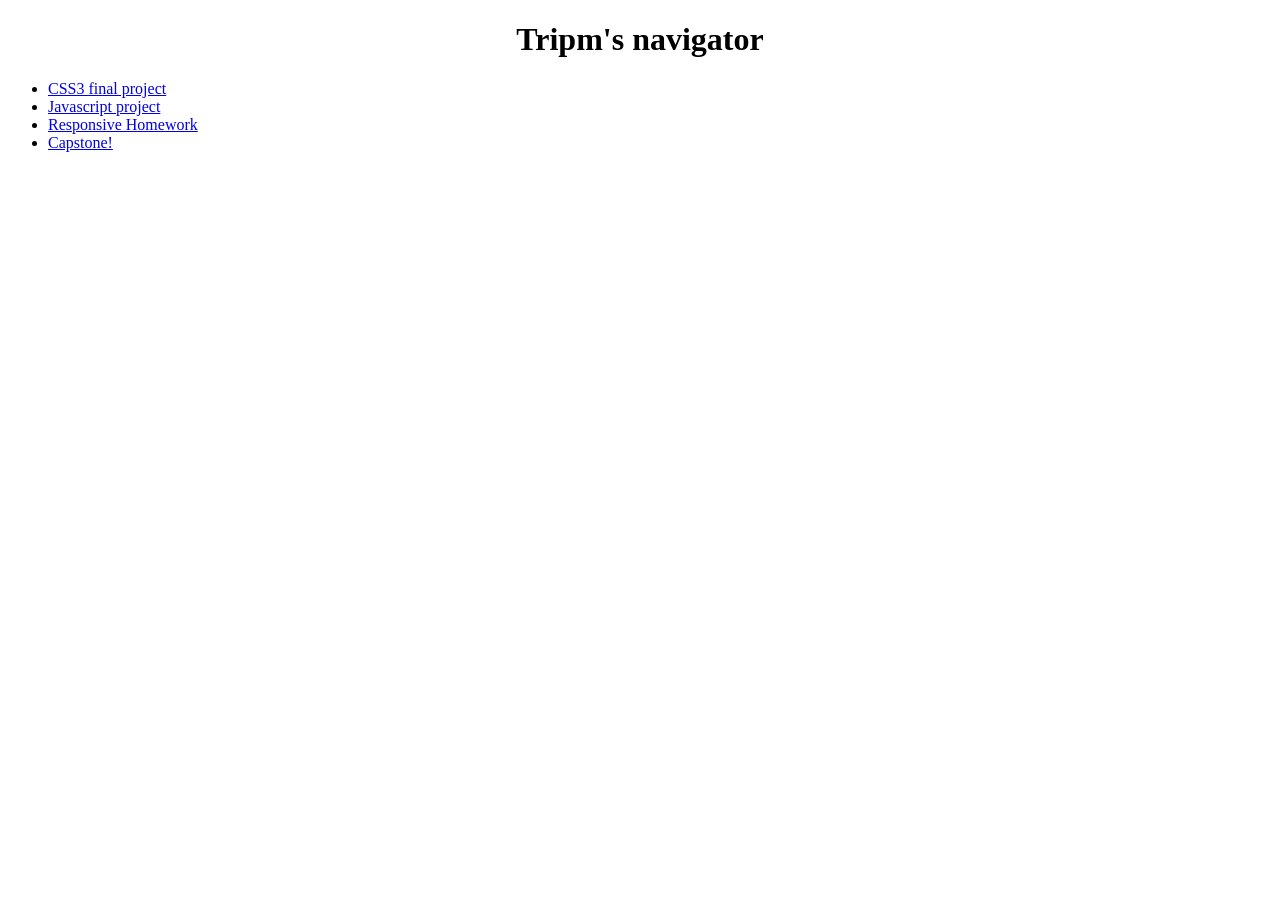
<file: index.html>
<!DOCTYPE html>
<html lang="en">
<head>
	<style>
		a{
			target: blank;
		}
	</style>
</head>
<body>
	<div>
		<h1 style="text-align: center;">Tripm's navigator</h1>
	</div>
	<ul>
		<li><a href="CSS3/final-project/index.html">CSS3 final project</a></li>
		<li><a href="JavaScript/index.html">Javascript project</a></li>
		<li><a href="ResponsiveDesign/test.html">Responsive Homework</a></li>
		<li><a href="Capstone/index.html">Capstone!</a></li>
	</ul>
</body>

</html>
</file>
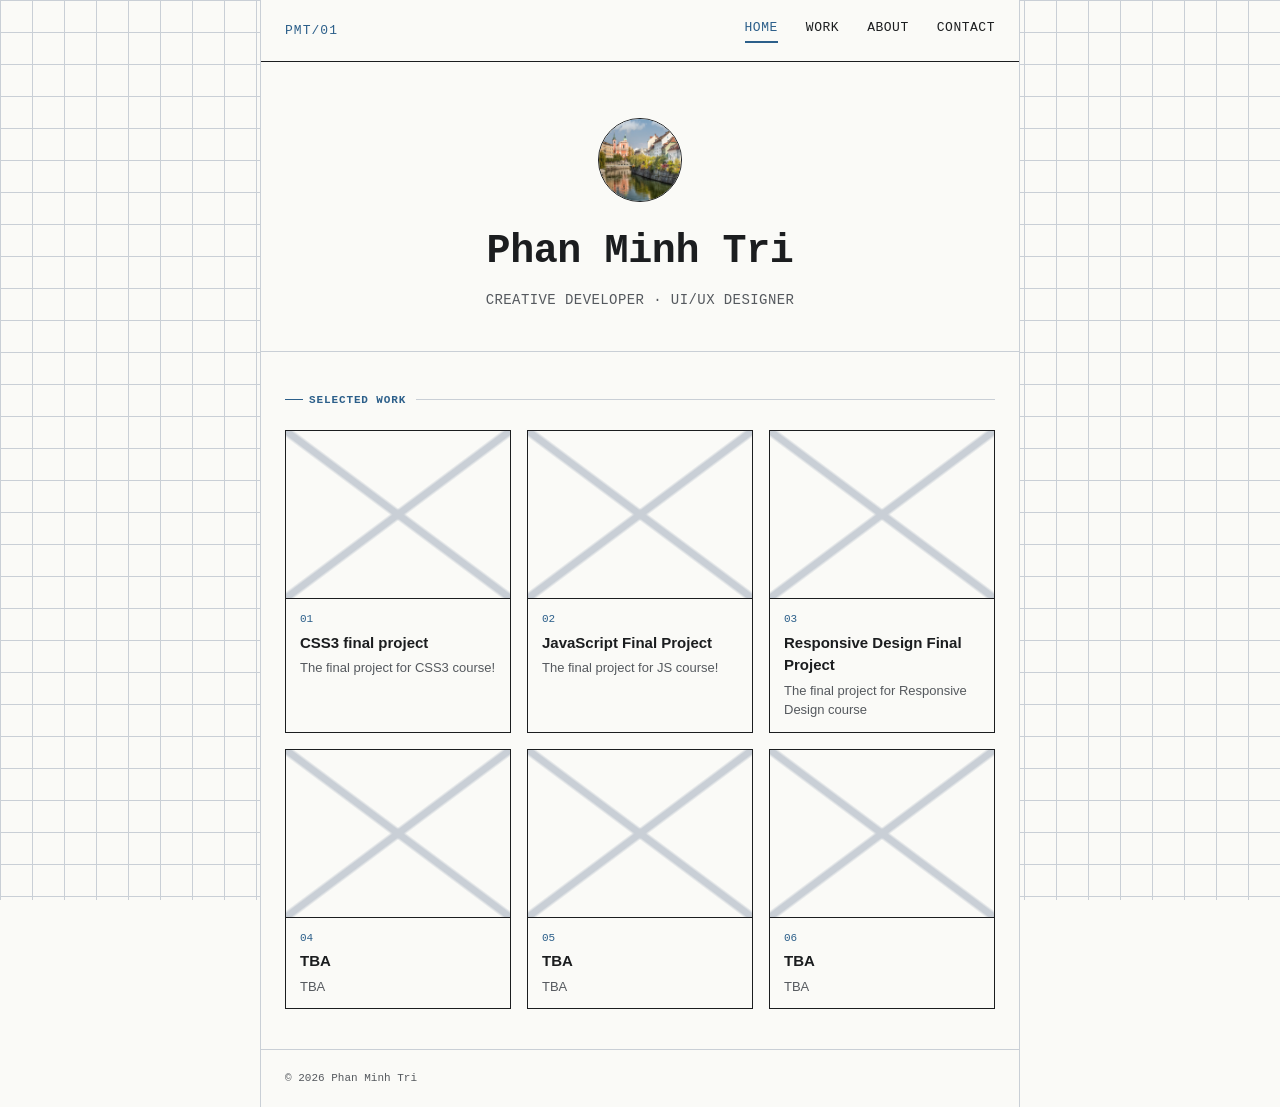
<file: Capstone/index.html>
<!DOCTYPE html>
<html lang="en">
<head>
<meta charset="UTF-8">
<meta name="viewport" content="width=device-width, initial-scale=1.0">
<title>Phan Minh Tri — Creative Developer</title>
<link rel="stylesheet" href="style.css">
</head>
<body>
<div class="sheet">

  <div class="topbar">
    <span class="mark">PMT/01</span>
    <nav class="links">
      <a href="index.html" aria-current="page">Home</a>
      <a href="index.html#work">Work</a>
      <a href="about.html">About</a>
      <a href="contact.html">Contact</a>
    </nav>
    <button class="menu-btn" aria-label="Open menu" aria-expanded="false">
      <span class="menu-icon"><span></span><i></i><i></i></span>
    </button>
  </div>
  <nav class="mobile-menu">
    <a href="index.html" aria-current="page">Home</a>
    <a href="index.html#work">Work</a>
    <a href="about.html">About</a>
    <a href="contact.html">Contact</a>
  </nav>

  <header class="hero">
    <div class="avatar"><img src="beautifulcity.webp" style="aspect-ratio: 1/1; height: 100%; border-radius: 50%;"></div>
    <h1>Phan Minh Tri</h1>
    <p class="role">Creative Developer · UI/UX Designer</p>
  </header>

  <section class="section" id="work">
    <h2><span class="tag">Selected work</span></h2>
    <div class="grid">

      <a href="../CSS3/final-project/index.html" class="card" href="#">
        <div class="thumb"></div>
        <div class="body">
          <span class="num">01</span>
          <span class="title">CSS3 final project</span>
          <span class="desc">The final project for CSS3 course!</span>
        </div>
      </a>

      <a class="card" href="../JavaScript/index.html">
        <div class="thumb"></div>
        <div class="body">
          <span class="num">02</span>
          <span class="title">JavaScript Final Project</span>
          <span class="desc">The final project for JS course!</span>
        </div>
      </a>

      <a class="card" href="../ResponsiveDesign/FinalProj/FP.html">
        <div class="thumb"></div>
        <div class="body">
          <span class="num">03</span>
          <span class="title">Responsive Design Final Project</span>
          <span class="desc">The final project for Responsive Design course</span>
        </div>
      </a>

      <a class="card" href="#">
        <div class="thumb"></div>
        <div class="body">
          <span class="num">04</span>
          <span class="title">TBA</span>
          <span class="desc">TBA</span>
        </div>
      </a>

      <a class="card" href="#">
        <div class="thumb"></div>
        <div class="body">
          <span class="num">05</span>
          <span class="title">TBA</span>
          <span class="desc">TBA</span>
        </div>
      </a>

      <a class="card" href="#">
        <div class="thumb"></div>
        <div class="body">
          <span class="num">06</span>
          <span class="title">TBA</span>
          <span class="desc">TBA</span>
        </div>
      </a>

    </div>
  </section>

  <footer>
    <span>© 2026 Phan Minh Tri</span>
  </footer>

</div>
<script src="menu.js"></script>
</body>
</html>
</file>
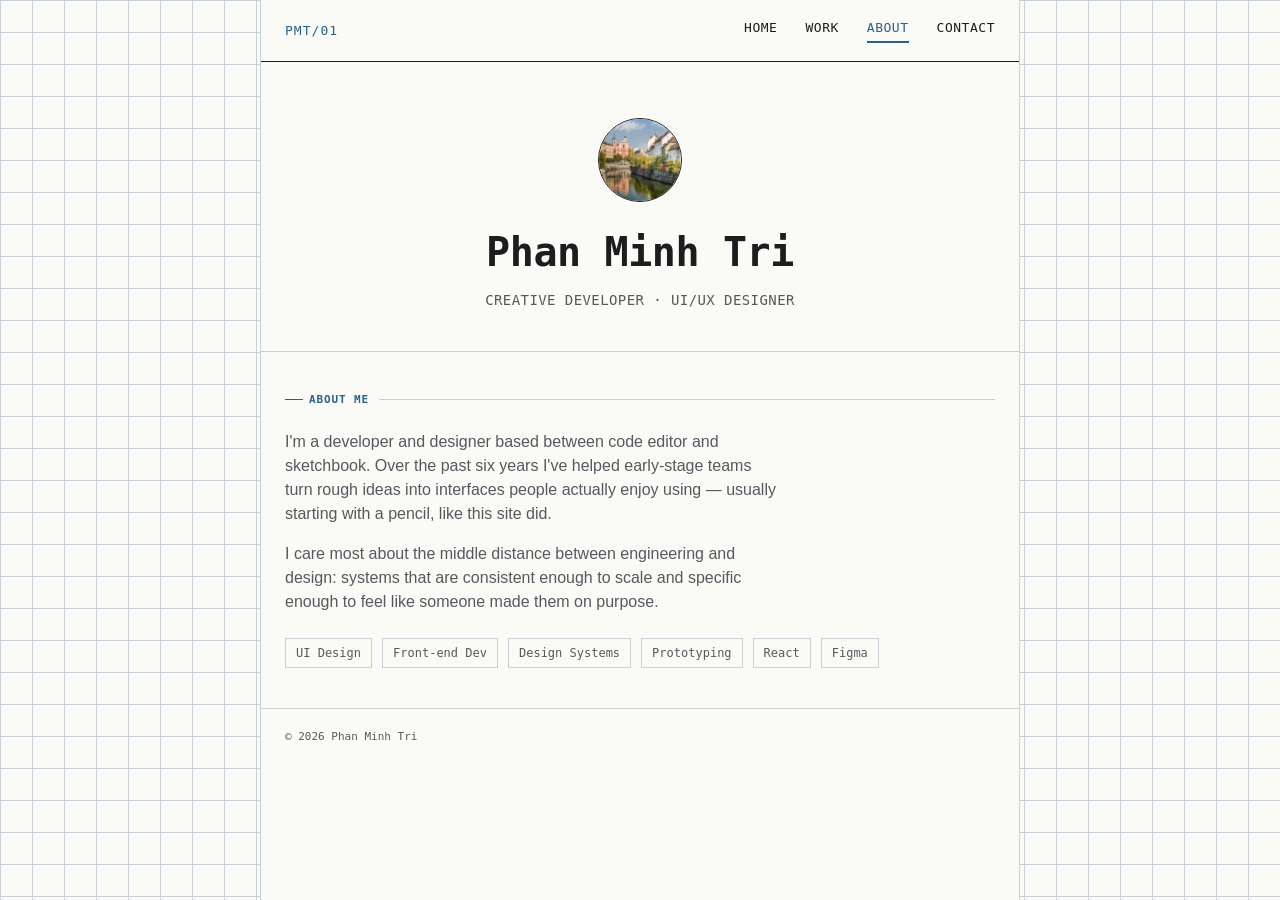
<file: Capstone/about.html>
<!DOCTYPE html>
<html lang="en">
<head>
<meta charset="UTF-8">
<meta name="viewport" content="width=device-width, initial-scale=1.0">
<title>About — Phan Minh Tri</title>
<link rel="stylesheet" href="style.css">
</head>
<body>
<div class="sheet">

  <div class="topbar">
    <span class="mark">PMT/01</span>
    <nav class="links">
      <a href="index.html">Home</a>
      <a href="index.html#work">Work</a>
      <a href="about.html" aria-current="page">About</a>
      <a href="contact.html">Contact</a>
    </nav>
    <button class="menu-btn" aria-label="Open menu" aria-expanded="false">
      <span class="menu-icon"><span></span><i></i><i></i></span>
    </button>
  </div>
  <nav class="mobile-menu">
    <a href="index.html">Home</a>
    <a href="index.html#work">Work</a>
    <a href="about.html" aria-current="page">About</a>
    <a href="contact.html">Contact</a>
  </nav>

  <header class="hero">
    <div class="avatar"><img src="beautifulcity.webp" style="aspect-ratio: 1/1; height: 100%; border-radius: 50%;"></div>
    <h1>Phan Minh Tri</h1>
    <p class="role">Creative Developer · UI/UX Designer</p>
  </header>

  <section class="section">
    <h2><span class="tag">About me</span></h2>
    <div class="bio">
      <p>I'm a developer and designer based between code editor and sketchbook. Over the past six years I've helped early-stage teams turn rough ideas into interfaces people actually enjoy using — usually starting with a pencil, like this site did.</p>
      <p>I care most about the middle distance between engineering and design: systems that are consistent enough to scale and specific enough to feel like someone made them on purpose.</p>
    </div>
    <div class="skills">
      <span>UI Design</span>
      <span>Front-end Dev</span>
      <span>Design Systems</span>
      <span>Prototyping</span>
      <span>React</span>
      <span>Figma</span>
    </div>
  </section>

  <footer>
    <span>© 2026 Phan Minh Tri</span>
  </footer>

</div>
<script src="menu.js"></script>
</body>
</html>
</file>
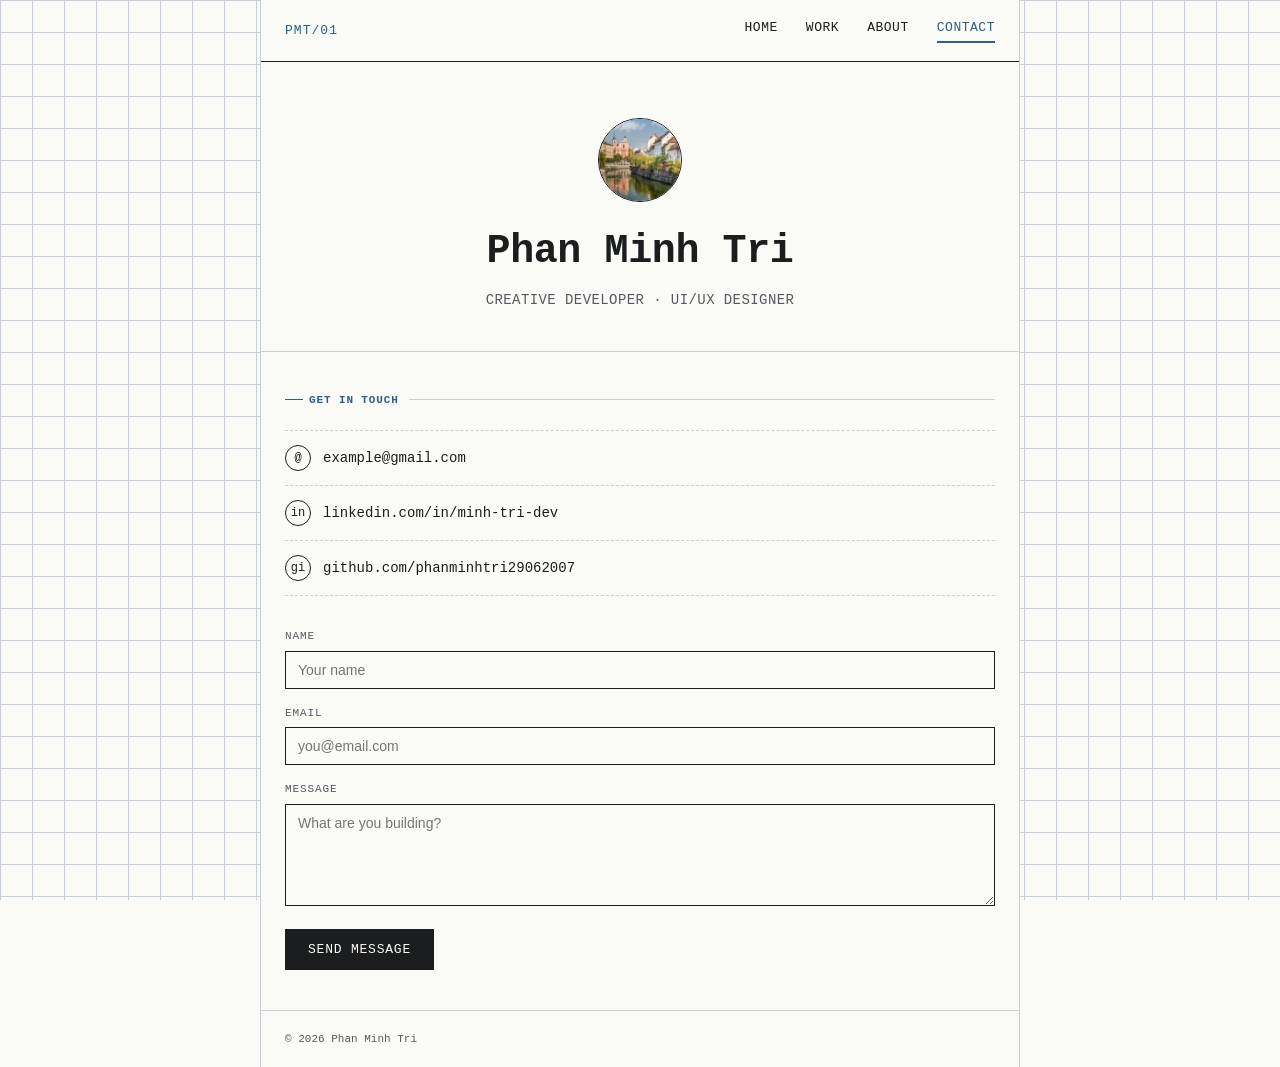
<file: Capstone/contact.html>
<!DOCTYPE html>
<html lang="en">
<head>
<meta charset="UTF-8">
<meta name="viewport" content="width=device-width, initial-scale=1.0">
<title>Contact — Phan Minh Tri</title>
<link rel="stylesheet" href="style.css">
</head>
<body>
<div class="sheet">

  <div class="topbar">
    <span class="mark">PMT/01</span>
    <nav class="links">
      <a href="index.html">Home</a>
      <a href="index.html#work">Work</a>
      <a href="about.html">About</a>
      <a href="contact.html" aria-current="page">Contact</a>
    </nav>
    <button class="menu-btn" aria-label="Open menu" aria-expanded="false">
      <span class="menu-icon"><span></span><i></i><i></i></span>
    </button>
  </div>
  <nav class="mobile-menu">
    <a href="index.html">Home</a>
    <a href="index.html#work">Work</a>
    <a href="about.html">About</a>
    <a href="contact.html" aria-current="page">Contact</a>
  </nav>

  <header class="hero">
    <div class="avatar"><img src="beautifulcity.webp" style="aspect-ratio: 1/1; height: 100%; border-radius: 50%;"></div>
    <h1>Phan Minh Tri</h1>
    <p class="role">Creative Developer · UI/UX Designer</p>
  </header>

  <section class="section">
    <h2><span class="tag">Get in touch</span></h2>
    <ul class="contact-list">
      <li><span class="icon">@</span><a href="mailto:example@gmail.com">example@gmail.com</a></li>
      <li><span class="icon">in</span><a href="#">linkedin.com/in/minh-tri-dev</a></li>
      <li><span class="icon">gi</span><a href="https://github.com/phanminhtri29062007">github.com/phanminhtri29062007</a></li>
    </ul>

    <form class="contact-form" onsubmit="return false;">
      <div>
        <label for="name">Name</label>
        <input id="name" type="text" placeholder="Your name">
      </div>
      <div>
        <label for="email">Email</label>
        <input id="email" type="email" placeholder="you@email.com">
      </div>
      <div>
        <label for="message">Message</label>
        <textarea id="message" rows="5" placeholder="What are you building?"></textarea>
      </div>
      <button type="submit">Send message</button>
    </form>
  </section>

  <footer>
    <span>© 2026 Phan Minh Tri</span>
  </footer>

</div>
<script src="menu.js"></script>
</body>
</html>
</file>
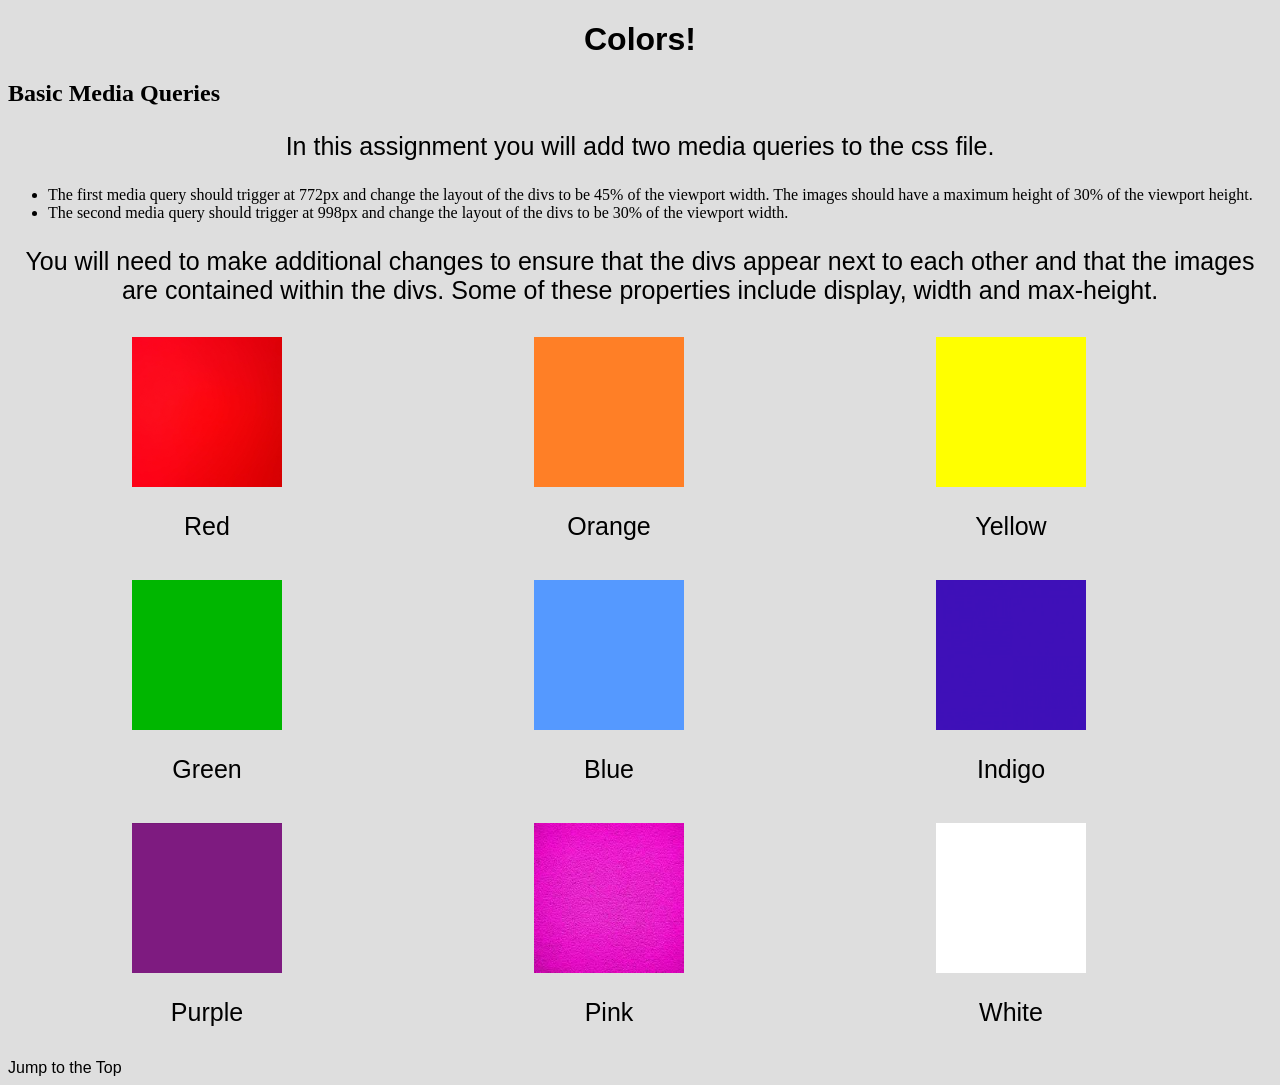
<file: ResponsiveDesign/homework.html>
<!DOCTYPE html>
<html lang="en">

<head>
  <meta charset="UTF-8">
  <meta http-equiv="X-UA-Compatible" content="IE=edge">
  <meta name="viewport" content="width=device-width, initial-scale=1.0">
  <title>Colors</title>
  <link rel="stylesheet" href="css/style.css">
</head>

<body>
  <header>
    <h1 id="top">Colors!</h1>
  </header>

  <main>
    <h2>Basic Media Queries</h2>
    <p>In this assignment you will add two media queries to the css file.</p>
    <ul>
      <li>The first media query should trigger at 772px and change the layout of the divs to be 45% of the viewport width. The images should have a maximum height of 30% of the viewport height.</li>

      <li>The second media query should trigger at 998px and change the layout of the divs to be 30% of the viewport width.</li>
    </ul>
    <p>You will need to make additional changes to ensure that the divs appear next to each other and that the images are contained within the divs.  Some of these properties include display, width and max-height.</p>

    <div>
      <img src="images/Red.jpeg" alt="Red" width="200">
      <p class = "label">Red</p>
    </div>
    <div>
      <img src="images/Orange.png" alt="Orange" width="200">
      <p class = "label">Orange</p>
    </div>
    <div>
      <img src="images/Yellow.png" alt="Yellow" width="200">
      <p class = "label">Yellow</p>
    </div>
    <div>
      <img src="images/Green.png" alt="Green" width="200">
      <p class = "label">Green</p>
    </div>
    <div>
      <img src="images/Blue.png" alt="Blue" width="200">
      <p class = "label">Blue</p>
    </div>
    <div>
      <img src="images/Indigo.jpeg" alt="Indigo" width="200">
      <p class = "label">Indigo</p>
    </div>
    <div>
      <img src="images/Purple.png" alt="Purple" width="200">
      <p class = "label">Purple</p>
    </div>
    <div>
      <img src="images/Pink.jpeg" alt="Pink" width="200">
      <p class = "label">Pink</p>
    </div>
    <div>
      <img src="images/White.png" alt="White" width="200">
      <p class = "label">White</p>
    </div>
    </div>
  </main>

  <footer>
    <a href="#top">Jump to the Top</a>
  </footer>
</body>

</html>
</file>
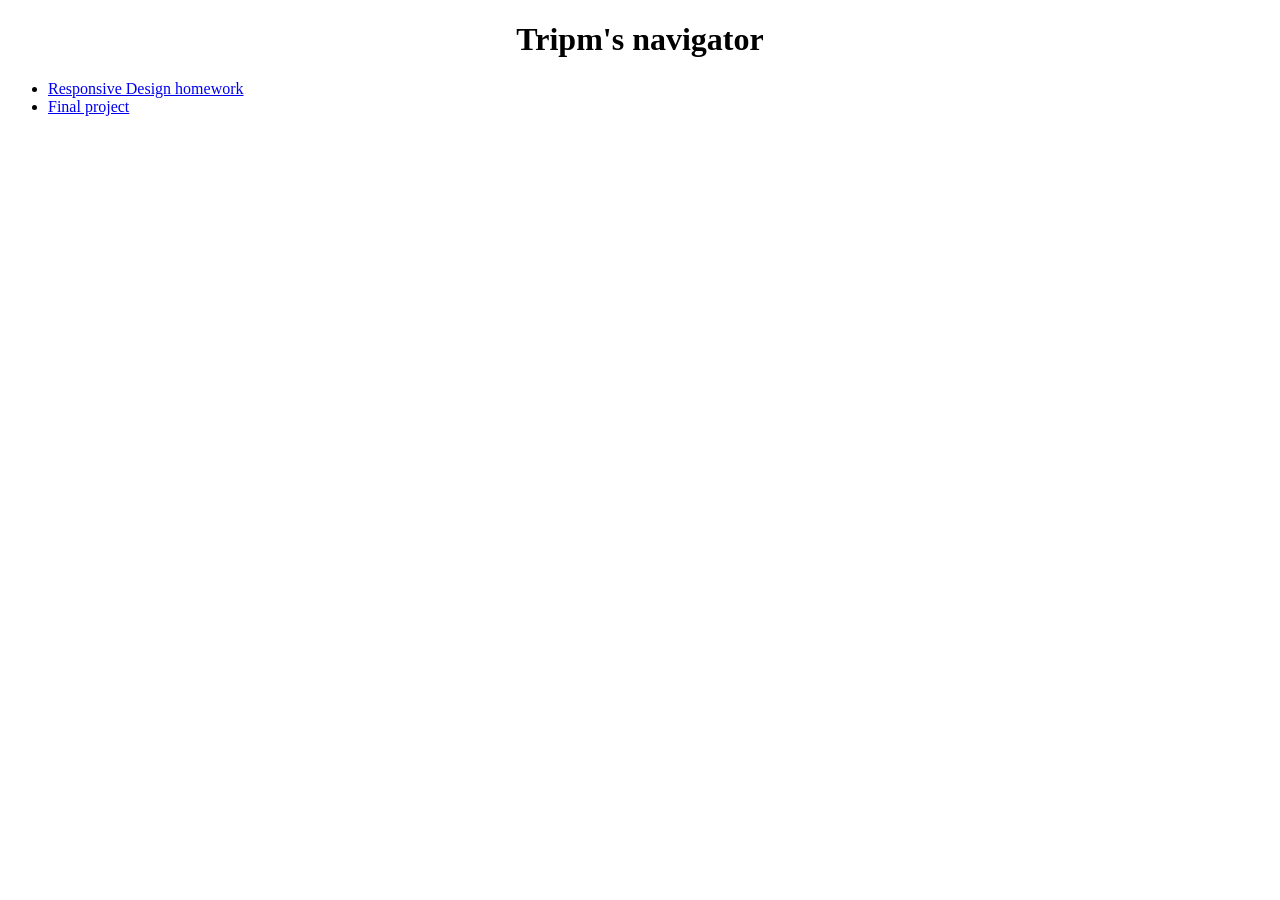
<file: ResponsiveDesign/test.html>
<!DOCTYPE html>
<html lang="en">
<head>
	<style>
		a{
			target: blank;
		}
	</style>
</head>
<body>
	<div>
		<h1 style="text-align: center;">Tripm's navigator</h1>
	</div>
	<ul>
		<li><a href="homework.html">Responsive Design homework</a></li>
                <li><a href="FinalProj/FP.html">Final project</a></li>
	</ul>
</body>

</html>
</file>
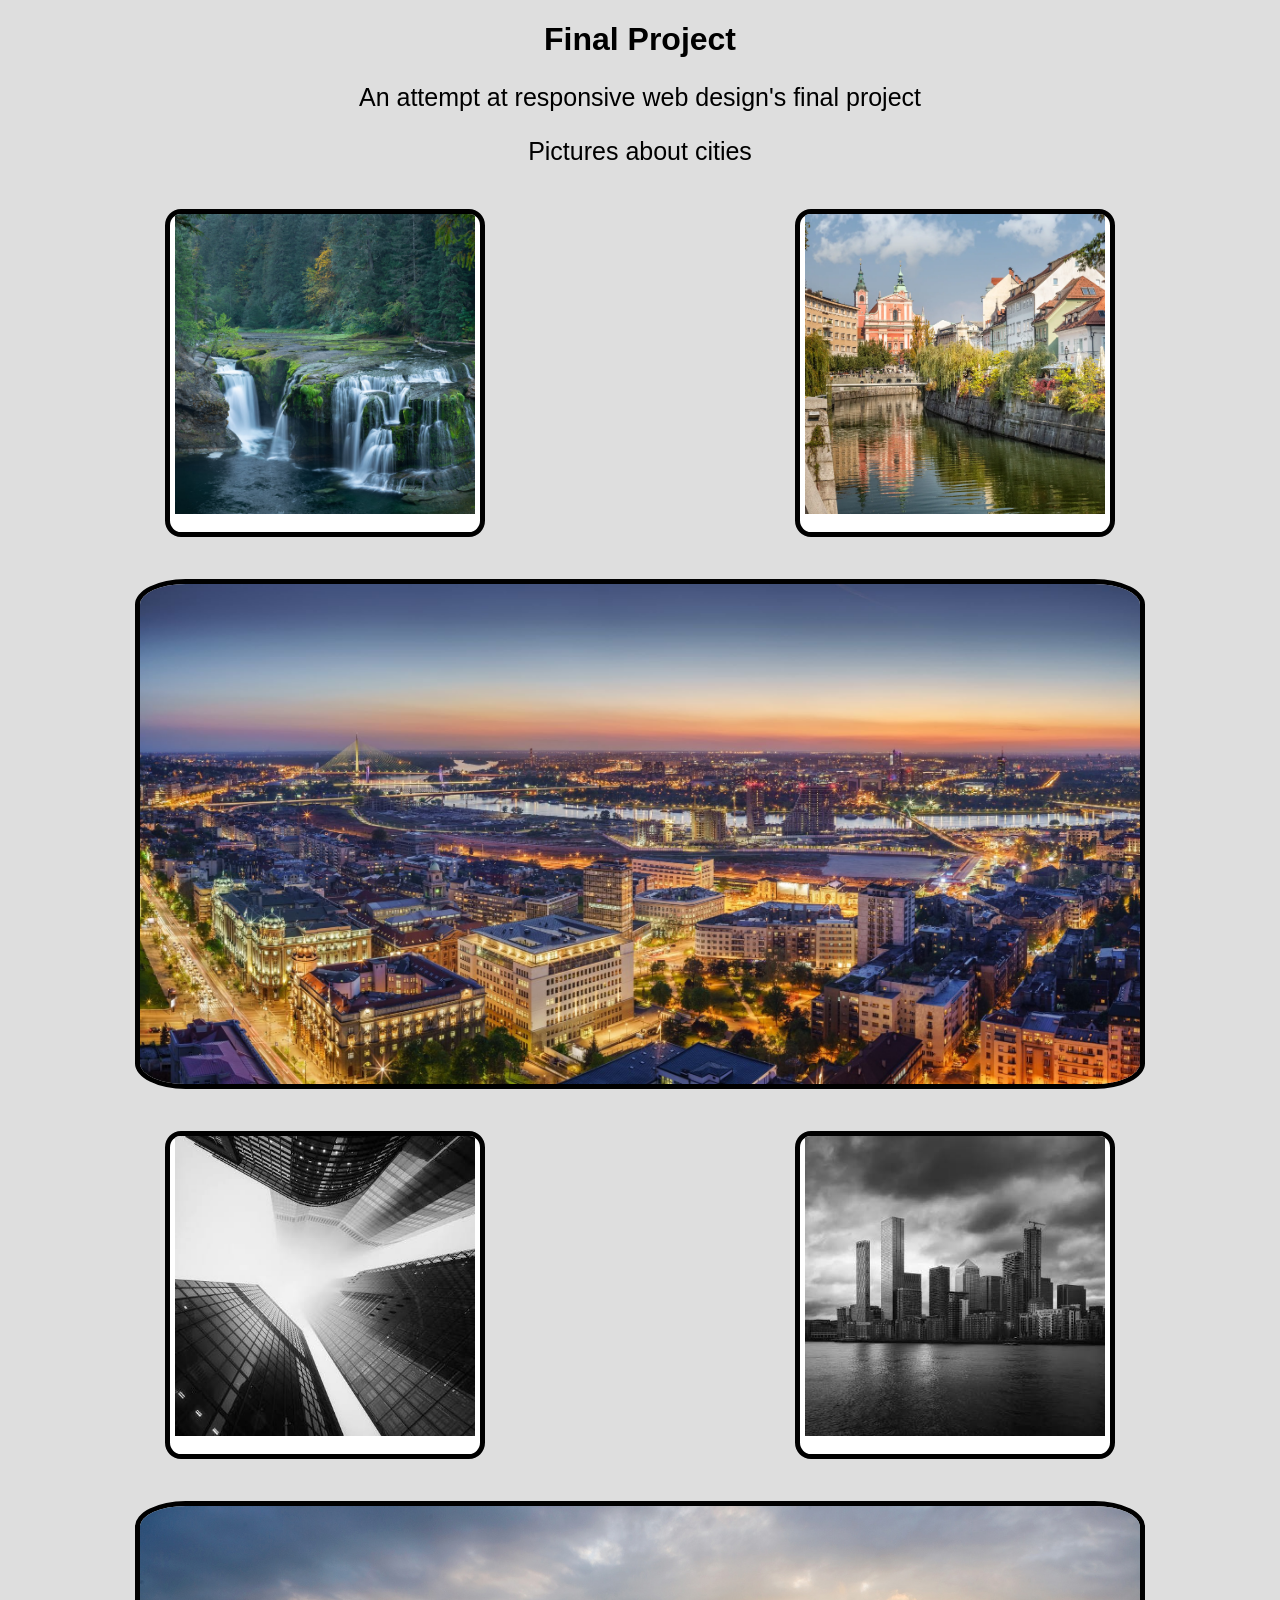
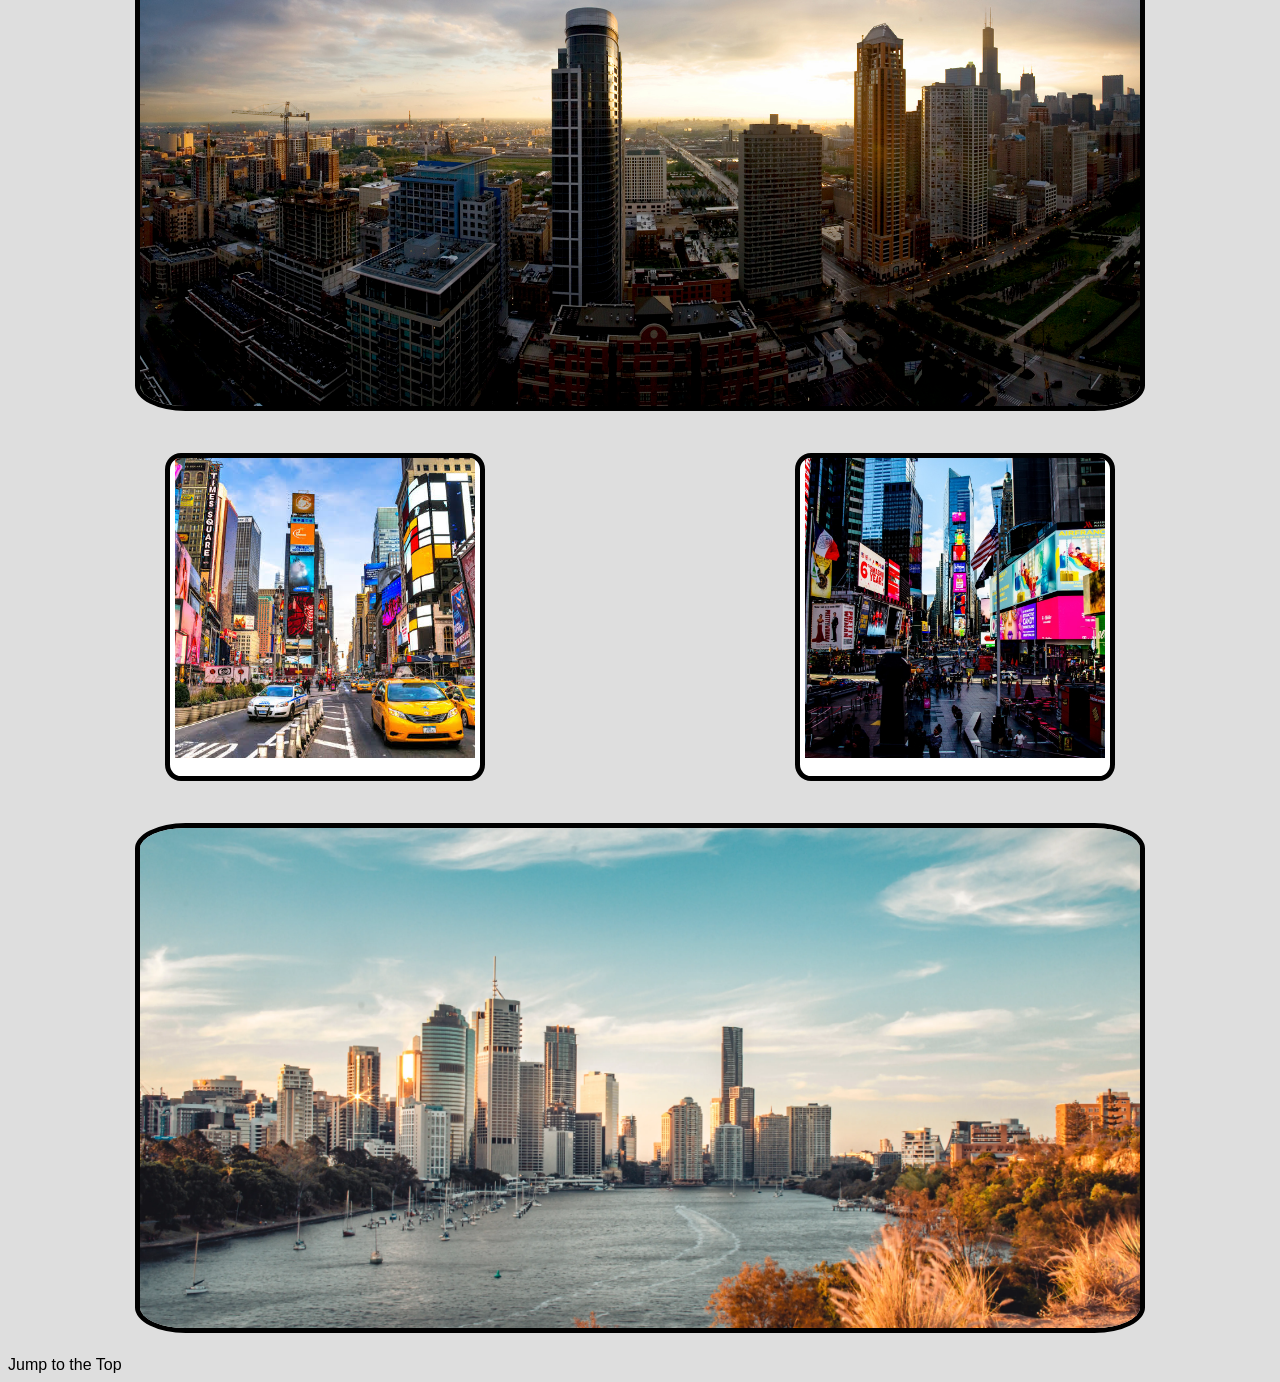
<file: ResponsiveDesign/FinalProj/FP.html>
<!DOCTYPE html>
<html lang="en">

<head>
  <meta charset="UTF-8">
  <meta http-equiv="X-UA-Compatible" content="IE=edge">
  <meta name="viewport" content="width=device-width, initial-scale=1.0">
  <title>Final Project</title>
  <link rel="stylesheet" href="css/style.css">
</head>

<body>
  <header>
    <h1 id="top">Final Project</h1>
  </header>

  <main>
    <p>An attempt at responsive web design's final project</p>

    <p>Pictures about cities</p>
    
    <div class = "grid">
        <figure>
        <img src="images/waterfall.jpg" alt="waterfall">
        <figcaption>Beautiful Waterfall</figcaption>
        </figure>
        <figure>
        <img src="images/beautifulcity.webp" alt="European city">
        <figcaption>European city</figcaption>
        </figure>
        <figure>
        <img src="images/noonnightLandscape.jpg" alt="Noon landscape">
        <figcaption>Noon landscape</figcaption>
        </figure>
        <figure>
        <img src="images/images.jpg" alt="Dark city bottom up">
        <figcaption>Dark city</figcaption>
        </figure>
        <figure>
        <img src="images/dark_city.jpg" alt="Dark city from far">
        <figcaption>Dark city from far</figcaption>
        </figure>
        <figure>
        <img src="images/EuropeanCity.jpg" alt="European city">
        <figcaption>European city</figcaption>
        </figure>
        <figure>
        <img src="images/timesquare.jpg" alt="morning timesquare">
        <figcaption>Morning Time square</figcaption>
        </figure>
        <figure>
        <img src="images/timesquareContrast.jpg" alt="night timesquare">
        <figcaption>Time square at night</figcaption>
        </figure>
        <figure>
        <img src="images/moderncity.webp" alt="Beautiful modern city from far">
        <figcaption>Beautiful modern city</figcaption>
        </figure>
    </div>
  </main>

  <footer>
    <a href="#top">Jump to the Top</a>
  </footer>
</body>

</html>
</file>
<file: Capstone/style.css>
/* ===== Tokens ===== */
:root {
  --paper: #fafaf7;
  --ink: #1b1d1f;
  --ink-soft: #55595e;
  --line: #c9cfd6;
  --blue: #2c5f8a;
  --blue-dim: #dce7ef;
  --mono: 'IBM Plex Mono', ui-monospace, 'SF Mono', Consolas, monospace;
  --sans: 'IBM Plex Sans', -apple-system, Helvetica, Arial, sans-serif;
}

* { box-sizing: border-box; }

html { scroll-behavior: smooth; }

body {
  margin: 0;
  background: var(--paper);
  background-image:
    linear-gradient(var(--line) 1px, transparent 1px),
    linear-gradient(90deg, var(--line) 1px, transparent 1px);
  background-size: 32px 32px;
  background-attachment: fixed;
  color: var(--ink);
  font-family: var(--sans);
  line-height: 1.5;
  -webkit-font-smoothing: antialiased;
}

a { color: inherit; }

.sheet {
  max-width: 760px;
  margin: 0 auto;
  background: var(--paper);
  border-left: 1px solid var(--line);
  border-right: 1px solid var(--line);
  min-height: 100vh;
}

/* ===== Nav ===== */
.topbar {
  display: flex;
  align-items: center;
  justify-content: space-between;
  padding: 18px 24px;
  border-bottom: 1px solid var(--ink);
}

.topbar .mark {
  font-family: var(--mono);
  font-size: 13px;
  letter-spacing: 0.08em;
  color: var(--blue);
}

nav.links {
  display: none;
  gap: 28px;
  font-family: var(--mono);
  font-size: 13px;
  letter-spacing: 0.04em;
  text-transform: uppercase;
}

nav.links a {
  text-decoration: none;
  position: relative;
  padding-bottom: 3px;
}

nav.links a[aria-current="page"] {
  color: var(--blue);
  border-bottom: 2px solid var(--blue);
}

.menu-btn {
  background: none;
  border: 1px solid var(--ink);
  width: 36px;
  height: 36px;
  display: flex;
  align-items: center;
  justify-content: center;
  cursor: pointer;
}
.menu-btn span,
.menu-btn::before,
.menu-btn::after { content: ""; }
.menu-icon {
  width: 18px;
  height: 12px;
  position: relative;
}
.menu-icon span,
.menu-icon i {
  position: absolute;
  left: 0;
  right: 0;
  height: 2px;
  background: var(--ink);
}
.menu-icon span { top: 0; }
.menu-icon i:nth-child(2) { top: 5px; }
.menu-icon i:nth-child(3) { top: 10px; }

.mobile-menu {
  display: none;
  flex-direction: column;
  border-bottom: 1px solid var(--ink);
  font-family: var(--mono);
  font-size: 14px;
  text-transform: uppercase;
  letter-spacing: 0.04em;
}
.mobile-menu.open { display: flex; }
.mobile-menu a {
  padding: 14px 24px;
  text-decoration: none;
  border-top: 1px dashed var(--line);
}
.mobile-menu a[aria-current="page"] { color: var(--blue); }

@media (min-width: 640px) {
  nav.links { display: flex; }
  .menu-btn { display: none; }
  .mobile-menu { display: none !important; }
}

/* ===== Annotation label (wireframe callout motif) ===== */
.tag {
  font-family: var(--mono);
  font-size: 11px;
  letter-spacing: 0.08em;
  text-transform: uppercase;
  color: var(--blue);
  display: inline-flex;
  align-items: center;
  gap: 6px;
}
.tag::before {
  content: "";
  width: 18px;
  height: 1px;
  background: var(--blue);
}

/* ===== Hero / profile ===== */
.hero {
  padding: 56px 24px 40px;
  text-align: center;
  border-bottom: 1px solid var(--line);
  position: relative;
}

.avatar {
  width: 84px;
  height: 84px;
  border-radius: 50%;
  border: 1.5px solid var(--ink);
  margin: 0 auto 20px;
  display: flex;
  align-items: center;
  justify-content: center;
  font-family: var(--mono);
  font-size: 11px;
  color: var(--ink-soft);
  background: var(--paper);
}

.hero h1 {
  font-family: var(--mono);
  font-size: clamp(28px, 5vw, 40px);
  margin: 0 0 8px;
  letter-spacing: -0.01em;
}

.hero p.role {
  margin: 0;
  color: var(--ink-soft);
  font-size: 14px;
  letter-spacing: 0.03em;
  text-transform: uppercase;
  font-family: var(--mono);
}

/* ===== Section headers ===== */
.section {
  padding: 40px 24px;
  border-bottom: 1px solid var(--line);
}

.section h2 {
  font-family: var(--mono);
  font-size: 13px;
  text-transform: uppercase;
  letter-spacing: 0.12em;
  margin: 0 0 22px;
  display: flex;
  align-items: center;
  gap: 10px;
}
.section h2::after {
  content: "";
  flex: 1;
  height: 1px;
  background: var(--line);
}

/* ===== Work grid ===== */
.grid {
  display: grid;
  grid-template-columns: 1fr;
  gap: 16px;
}

@media (min-width: 640px) {
  .grid { grid-template-columns: repeat(3, 1fr); }
}

.card {
  border: 1px solid var(--ink);
  background: var(--paper);
  text-decoration: none;
  color: var(--ink);
  display: flex;
  flex-direction: row;
  transition: transform 0.15s ease, box-shadow 0.15s ease;
}
@media (min-width: 640px) {
  .card { flex-direction: column; }
}

.card:hover {
  transform: translate(-2px, -2px);
  box-shadow: 4px 4px 0 var(--blue);
}

.thumb {
  width: 88px;
  min-width: 88px;
  aspect-ratio: 1;
  border-right: 1px solid var(--ink);
  position: relative;
  background:
    linear-gradient(to bottom right, transparent 48%, var(--line) 49%, var(--line) 51%, transparent 52%),
    linear-gradient(to top right, transparent 48%, var(--line) 49%, var(--line) 51%, transparent 52%);
}
@media (min-width: 640px) {
  .thumb { width: 100%; aspect-ratio: 4/3; border-right: none; border-bottom: 1px solid var(--ink); }
}

.card .body {
  padding: 12px 14px;
  display: flex;
  flex-direction: column;
  justify-content: center;
  gap: 4px;
}
@media (min-width: 640px) { .card .body { justify-content: flex-start; } }

.card .num {
  font-family: var(--mono);
  font-size: 11px;
  color: var(--blue);
}
.card .title { font-weight: 600; font-size: 15px; }
.card .desc { font-size: 13px; color: var(--ink-soft); }

/* ===== About ===== */
.bio {
  font-size: 16px;
  color: var(--ink-soft);
  max-width: 56ch;
}
.bio p + p { margin-top: 14px; }

.skills {
  margin-top: 24px;
  display: flex;
  flex-wrap: wrap;
  gap: 10px;
}
.skills span {
  font-family: var(--mono);
  font-size: 12px;
  border: 1px solid var(--line);
  padding: 5px 10px;
  color: var(--ink-soft);
}

/* ===== Contact ===== */
.contact-list { list-style: none; margin: 0; padding: 0; }
.contact-list li {
  display: flex;
  align-items: center;
  gap: 12px;
  padding: 14px 0;
  border-top: 1px dashed var(--line);
  font-family: var(--mono);
  font-size: 14px;
}
.contact-list li:last-child { border-bottom: 1px dashed var(--line); }
.contact-list a { text-decoration: none; }
.contact-list a:hover { color: var(--blue); }
.contact-list .icon {
  width: 26px;
  height: 26px;
  border: 1px solid var(--ink);
  border-radius: 50%;
  display: flex;
  align-items: center;
  justify-content: center;
  font-size: 12px;
  flex: none;
}

.contact-form {
  margin-top: 32px;
  display: flex;
  flex-direction: column;
  gap: 16px;
}
.contact-form label {
  font-family: var(--mono);
  font-size: 11px;
  text-transform: uppercase;
  letter-spacing: 0.08em;
  color: var(--ink-soft);
  display: block;
  margin-bottom: 6px;
}
.contact-form input,
.contact-form textarea {
  width: 100%;
  border: 1px solid var(--ink);
  background: var(--paper);
  padding: 10px 12px;
  font-family: var(--sans);
  font-size: 14px;
  color: var(--ink);
}
.contact-form input:focus,
.contact-form textarea:focus {
  outline: 2px solid var(--blue);
  outline-offset: 1px;
}
.contact-form button {
  align-self: flex-start;
  font-family: var(--mono);
  font-size: 13px;
  text-transform: uppercase;
  letter-spacing: 0.06em;
  background: var(--ink);
  color: var(--paper);
  border: 1px solid var(--ink);
  padding: 12px 22px;
  cursor: pointer;
}
.contact-form button:hover { background: var(--blue); border-color: var(--blue); }

/* ===== Footer ===== */
footer {
  padding: 20px 24px;
  font-family: var(--mono);
  font-size: 11px;
  color: var(--ink-soft);
  display: flex;
  justify-content: space-between;
  flex-wrap: wrap;
  gap: 8px;
}

@media (prefers-reduced-motion: reduce) {
  * { transition: none !important; scroll-behavior: auto !important; }
}
</file>
<file: ResponsiveDesign/css/style.css>
body {
    background-color: #dedede;
}

h1 {
    text-align: center;
    font-family:Arial, sans-serif;
    font-size: 32px;
}

a {
    color: #000;
    text-decoration: none;
    font-family:Arial, sans-serif;
}

p {
   font-size: 25px;
   font-family:Arial, sans-serif;
}

img{
  width:100%;
}


p{
  text-align:center;
}

div img{
    width:150px;
    height: 150px;
    display:block;
    margin:auto;
}

div{
  display: inline-block;
  width: 24%;
  margin: 5px;
  padding: 2px;
}

@media screen and (min-width: 772px)
{
	div {
		width: 45vw;
	}
	img {
		max-height: 30vh;
	}
}

@media screen and (min-width: 998px){
	div{
		width: 30vw;
	}
}
</file>
<file: ResponsiveDesign/FinalProj/css/style.css>
body {
    background-color: #dedede;
}

h1 {
    text-align: center;
    font-family:Arial, sans-serif;
    font-size: 32px;
}
a {
    color: #000;
    text-decoration: none;
    font-family:Arial, sans-serif;
}

p {
   font-size: 25px;
   font-family:Arial, sans-serif;
}

img{
  width:100%;
  display: block;
}

html{
    scroll-behavior: smooth;
}

p{
  text-align:center;
}

figure img{
    max-width: 300px;
    aspect-ratio: 1/1;
    object-fit: cover;
    margin:auto;
}

div{
  display: block;
  margin: 5px;
  padding: 2px;
}
.grid{
    display: grid;
    grid-template-columns: 80%;
    justify-items: center;
    justify-content: center;
    gap: 10px;
}
figcaption{
    text-align: center;
    color: white;
}
figure{
    overflow: hidden;
    width: 100%;
    background: black;
    border: 5px solid black;
    max-width: 310px;
    max-height: 334px;
}
@media screen and (min-width: 772px){
    .grid{
        grid-template-columns: 1fr 1fr;
    }
    figure{
        border-radius: 50%;
    }
    .grid figure:nth-child(9){
        
        max-height: none;
        max-width: none;
        grid-column: span 2;
        width: 80%;
        aspect-ratio: 2/1;
    }
    .grid figure:nth-child(9) img{
        max-width: none;
        max-height: none;
        width:100%;
        aspect-ratio: 2/1;
    }
}
@media screen and (min-width: 992px){
    figure{
        border-radius: 5%;
    }
    .grid figure:nth-child(3n){
        max-height: none;
        max-width: none;
        grid-column: span 2;
        width: 80%;
        aspect-ratio: 2/1;
    }
    .grid figure:nth-child(3n) img{
        max-width: none;
        max-height: none;
        width:100%;
        aspect-ratio: 2/1;
    }
}
@media screen and (prefers-reduced-motion: reduce){
    html {scroll-behavior: auto;}
}
@media screen and (prefers-color-scheme: light){
    figure{
        background-color: white;
    }
}
</file>
